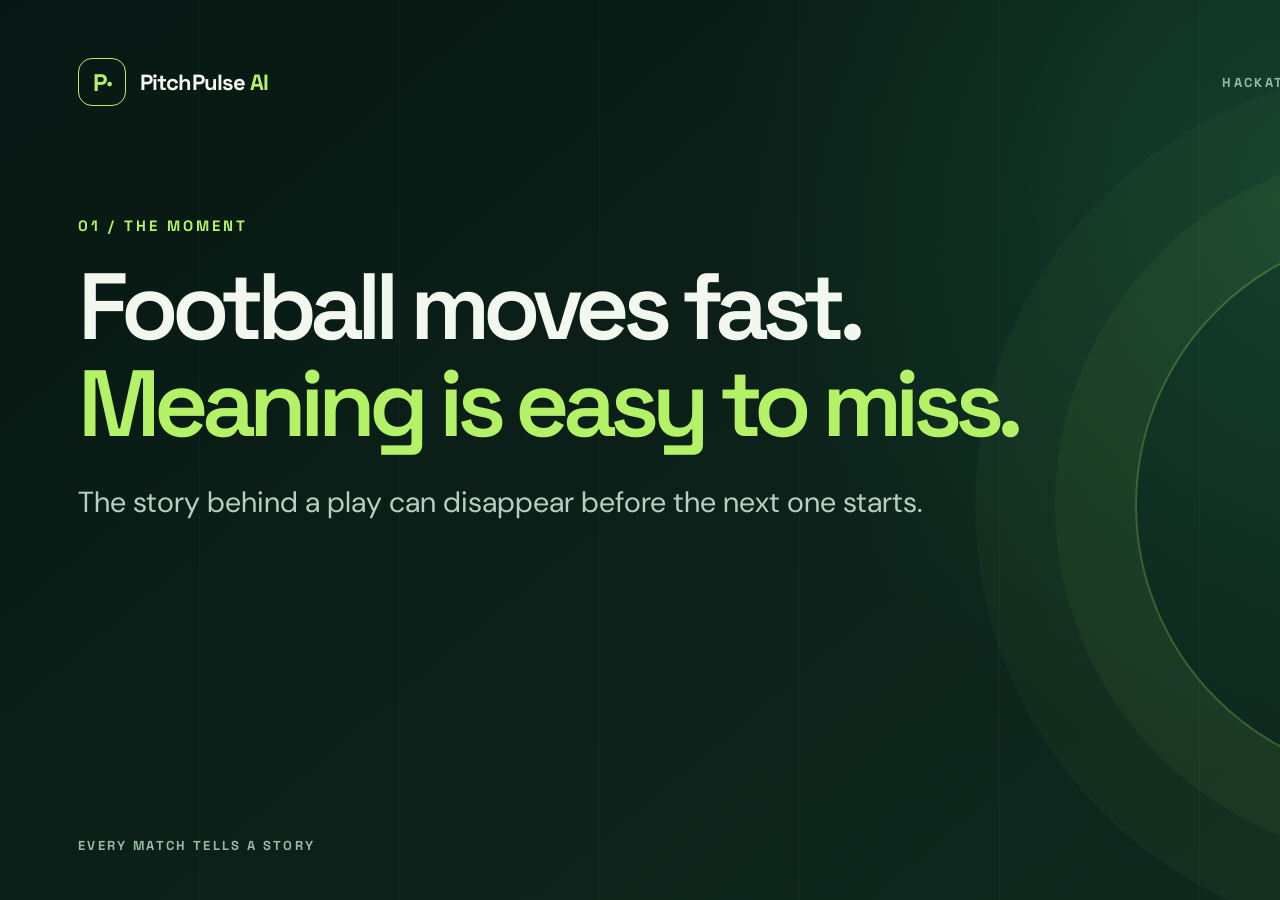
<file: media/production/slides.html>
<!doctype html>
<html lang="en">
<head>
<meta charset="utf-8"><meta name="viewport" content="width=device-width, initial-scale=1">
<style>
@import url('https://fonts.googleapis.com/css2?family=DM+Sans:wght@400;500;600;700&family=Space+Grotesk:wght@400;500;600;700&display=swap');
*{box-sizing:border-box}html,body{margin:0;width:1600px;height:900px;overflow:hidden;font-family:'DM Sans',Arial,sans-serif}body{background:#081713;color:#f3f8ef}.slide{width:1600px;height:900px;position:relative;overflow:hidden;padding:58px 78px 46px;background:radial-gradient(circle at 83% 20%,#1b5a3e88,transparent 40%),linear-gradient(140deg,#081713,#102b20)}.slide.light{color:#10251d;background:radial-gradient(circle at 80% 25%,#d8edce,transparent 42%),#f5f6ef}.slide:after{content:'';position:absolute;inset:0;background:repeating-linear-gradient(90deg,transparent 0,transparent 198px,#ffffff05 199px,#ffffff05 200px);pointer-events:none}.top{position:relative;z-index:2;display:flex;justify-content:space-between;align-items:center}.brand{display:flex;align-items:center;gap:14px;font:700 22px 'Space Grotesk',Arial,sans-serif;letter-spacing:-.04em}.mark{display:grid;place-items:center;width:48px;height:48px;border:1px solid #b3f267;border-radius:14px;color:#b3f267;font-size:24px}.light .mark{background:#245c3c;color:white;border:0}.brand em{color:#b3f267;font-style:normal}.light .brand em{color:#245c3c}.top small,.footer{font:700 13px 'Space Grotesk',Arial,sans-serif;letter-spacing:.18em;color:#96b9a1}.light .top small,.light .footer{color:#547463}.content{position:relative;z-index:2;margin-top:110px;max-width:1380px}.kicker{font:700 15px 'Space Grotesk',Arial,sans-serif;letter-spacing:.2em;color:#b3f267}.light .kicker{color:#245c3c}h1{font:600 94px/1.03 'Space Grotesk',Arial,sans-serif;letter-spacing:-.075em;margin:24px 0 28px;max-width:1400px}h1 .accent{color:#b3f267}.light h1 .accent{color:#245c3c}p{font-size:29px;line-height:1.38;max-width:1050px;color:#b6cfc0}.light p{color:#5f7568}.footer{position:absolute;z-index:2;left:78px;right:78px;bottom:46px;display:flex;justify-content:space-between}.orb{position:absolute;width:550px;height:550px;border-radius:50%;border:2px solid #b3f26744;right:-85px;top:230px;box-shadow:0 0 0 80px #b3f2670b,0 0 0 160px #b3f26708}.dot{position:absolute;width:32px;height:32px;border-radius:50%;background:#b3f267;right:225px;top:480px;box-shadow:0 0 0 16px #b3f26722,0 0 55px #b3f267}.visual .content{margin-top:42px}.visual h1{font-size:65px;margin:16px 0 26px}.shot{width:1410px;height:485px;object-fit:cover;object-position:center bottom;border:1px solid #5c8563;border-radius:20px;box-shadow:0 32px 90px #0008}.visual .footer{bottom:26px}.light .shot{border-color:#c7d5c8;box-shadow:0 22px 75px #28443136}.flow{display:flex;align-items:center;gap:14px;margin-top:80px}.flow .node{background:#163b2b;border:1px solid #4c7b57;border-radius:16px;padding:28px 22px;width:245px;min-height:150px}.flow .node strong{display:block;font:700 22px 'Space Grotesk',Arial,sans-serif}.flow .node span{display:block;color:#a8c7b2;font-size:16px;margin-top:12px}.flow .arrow{color:#b3f267;font-size:34px}.chips{display:flex;gap:16px;margin-top:55px}.chips span{border:1px solid #60816a;border-radius:100px;padding:16px 23px;color:#d8eadb;font:700 18px 'Space Grotesk',Arial,sans-serif}.light .chips span{border-color:#a8cbb0;color:#245c3c}.metric{display:inline-block;font:700 68px 'Space Grotesk',Arial,sans-serif;color:#b3f267;margin:28px 0 0}.metric small{display:block;font:500 17px 'DM Sans',Arial,sans-serif;color:#adc7b4;margin-top:8px}.url{font:600 23px 'Space Grotesk',Arial,sans-serif;color:#b3f267;margin-top:35px}
</style>
</head>
<body><div class="slide" id="slide"><div class="top"><div class="brand"><span class="mark">P·</span><span>PitchPulse <em>AI</em></span></div><small>HACKATHON DEMO / SYNTHETIC DATA</small></div><div class="orb" id="orb"></div><div class="dot" id="dot"></div><div class="content"><div class="kicker" id="kicker"></div><h1 id="title"></h1><p id="description"></p><div id="extra"></div></div><div class="footer"><span>EVERY MATCH TELLS A STORY</span><span id="number"></span></div></div>
<script>
const slides = [
  {k:'01 / THE MOMENT',t:'Football moves fast.<br><span class="accent">Meaning is easy to miss.</span>',d:'The story behind a play can disappear before the next one starts.'},
  {k:'02 / THE PROBLEM',t:'Seconds to explain<br><span class="accent">why it matters.</span>',d:'Analysts need context. Producers need a clear cue. Fans need an update they can follow.',extra:'<div class="chips"><span>ANALYST</span><span>PRODUCER</span><span>FAN</span></div>'},
  {k:'03 / LOCAL STUDIO DEMO',t:'A live view for <span class="accent">analysts.</span>',visual:'../studio-demo.png',light:false,d:'Actual local UI using generated match events.'},
  {k:'04 / TACTICAL SIGNALS',t:'From event to <span class="accent">insight.</span>',d:'Pass difficulty, defensive pressure, passing accuracy, and location-based xG.',extra:'<div class="chips"><span>PASS DIFFICULTY</span><span>TACTICAL PRESSURE</span><span>SHOT-LOCATION xG</span></div>'},
  {k:'05 / THE PIPELINE',t:'One moment.<br><span class="accent">Two audiences.</span>',d:'Validated events feed coordinated analysis and factual WebSocket delivery.',extra:'<div class="flow"><div class="node"><strong>Match events</strong><span>Generated and validated</span></div><div class="arrow">→</div><div class="node"><strong>Event Hubs</strong><span>Ordered match stream</span></div><div class="arrow">→</div><div class="node"><strong>Agent crew</strong><span>Tactics and stats</span></div><div class="arrow">→</div><div class="node"><strong>WebSockets</strong><span>Studio + fans</span></div></div>'},
  {k:'06 / LOCAL FAN DEMO',t:'The match, <span class="accent">your way.</span>',visual:'../fan-demo.png',light:true,d:'Actual local UI shown in Spanish.'},
  {k:'07 / OPTIONAL CLOUD AI',t:'Text and voice<br><span class="accent">when configured.</span>',d:'Microsoft Foundry can add personalized prose. Azure Speech can speak it. Factual updates arrive first.',extra:'<div class="chips"><span>5 LANGUAGES</span><span>3 TEXT STYLES</span><span>OPT-IN VOICE</span></div>'},
  {k:'08 / VERIFICATION',t:'Built to be <span class="accent">tested.</span>',d:'CI checks containers and Event Hubs integration. Local load tests measure factual fan-out; Azure staging measures both deployed streams.',extra:'<div class="metric">~12 ms<small>Local p95 · 200 play events · 10 studio + 50 fan subscribers · excludes cloud network</small></div>'},
  {k:'09 / THE NEXT STEP',t:'Every match<br><span class="accent">tells a story.</span>',d:'PitchPulse AI brings it to life. Next: a licensed feed and a broadcaster pilot.',extra:'<div class="url">github.com/Faruk-Icn/PitchPulse-AI</div>'}
];
const i=Math.max(0,Math.min(slides.length-1,Number(new URLSearchParams(location.search).get('slide')||1)-1));const s=slides[i];
document.querySelector('#kicker').textContent=s.k;document.querySelector('#title').innerHTML=s.t;
document.querySelector('#description').textContent=s.d||'';document.querySelector('#extra').innerHTML=s.extra||'';
document.querySelector('#number').textContent=String(i+1).padStart(2,'0')+' / 09';
if(s.light)document.querySelector('#slide').classList.add('light');
if(s.visual){document.querySelector('#slide').classList.add('visual');document.querySelector('#extra').innerHTML='<img class="shot" src="'+s.visual+'" alt="Local synthetic demo screenshot">';document.querySelector('#orb').hidden=true;document.querySelector('#dot').hidden=true;}
</script></body></html>
</file>
